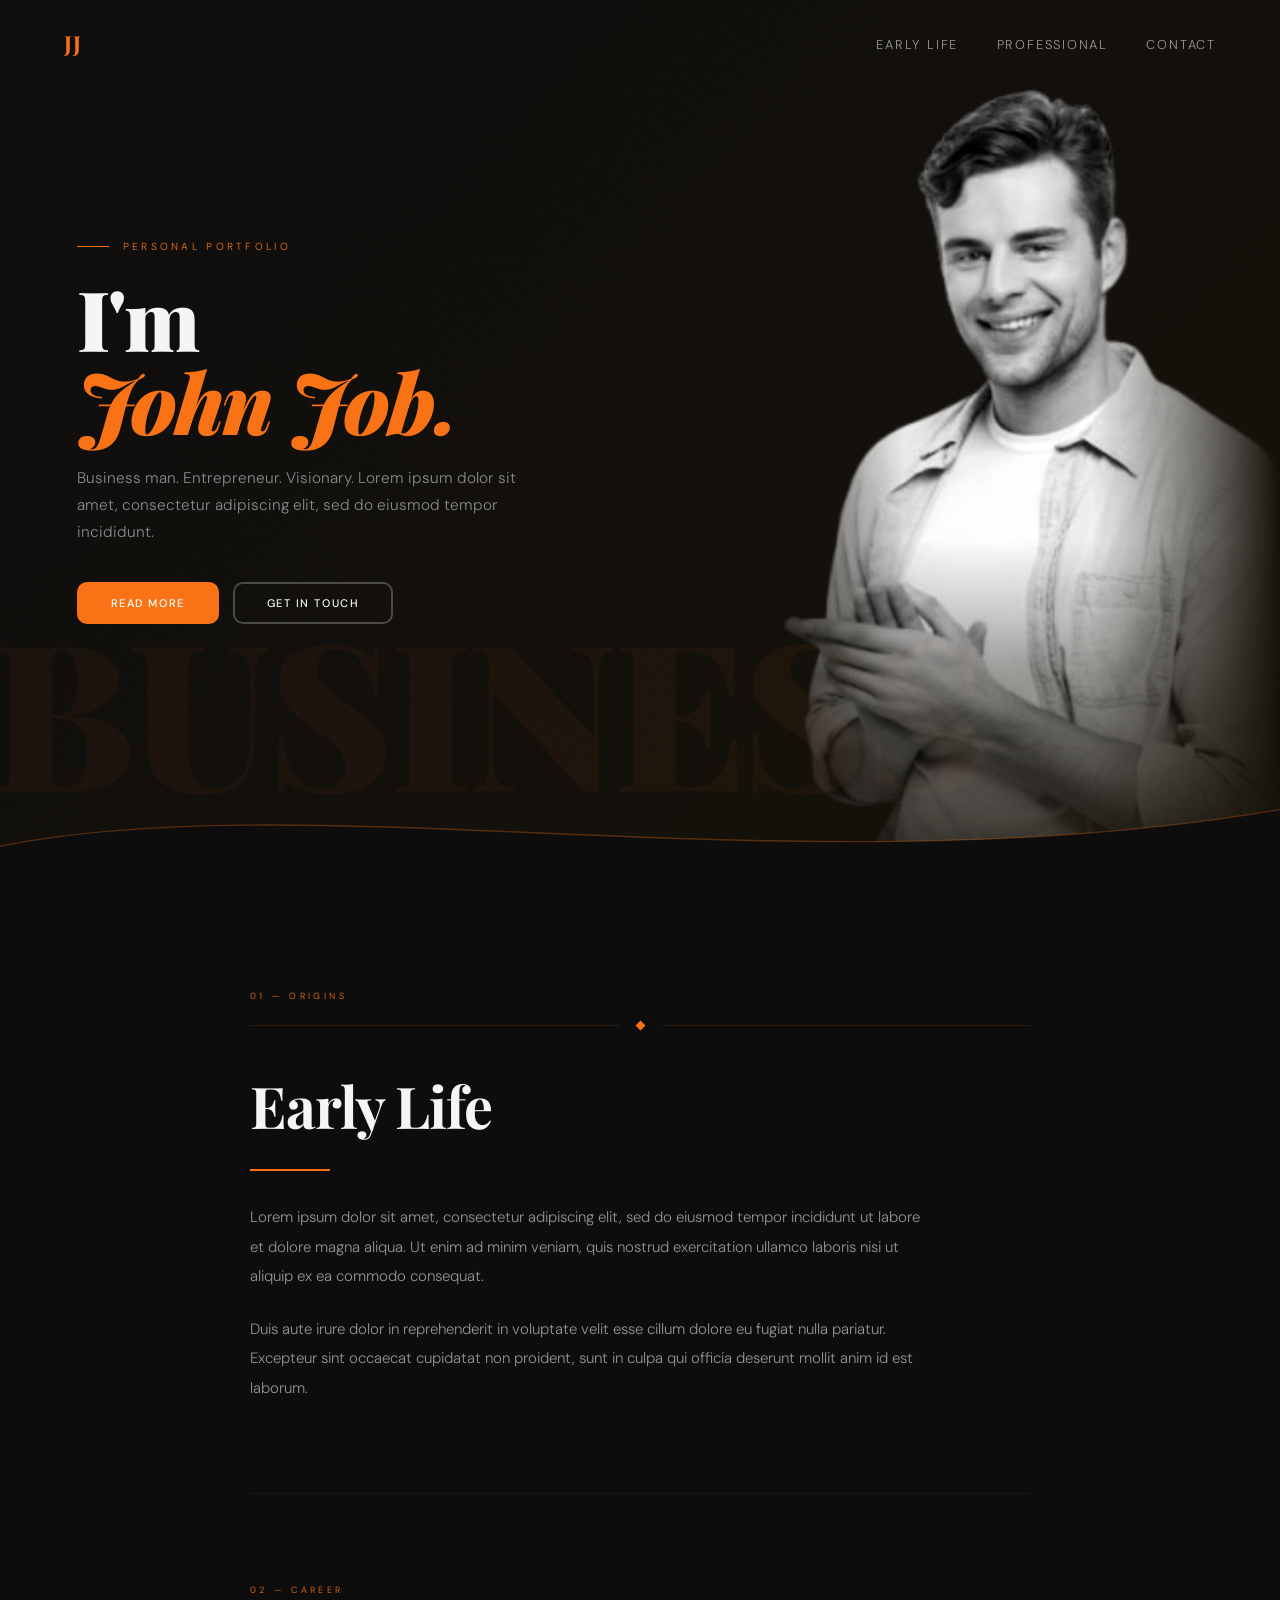
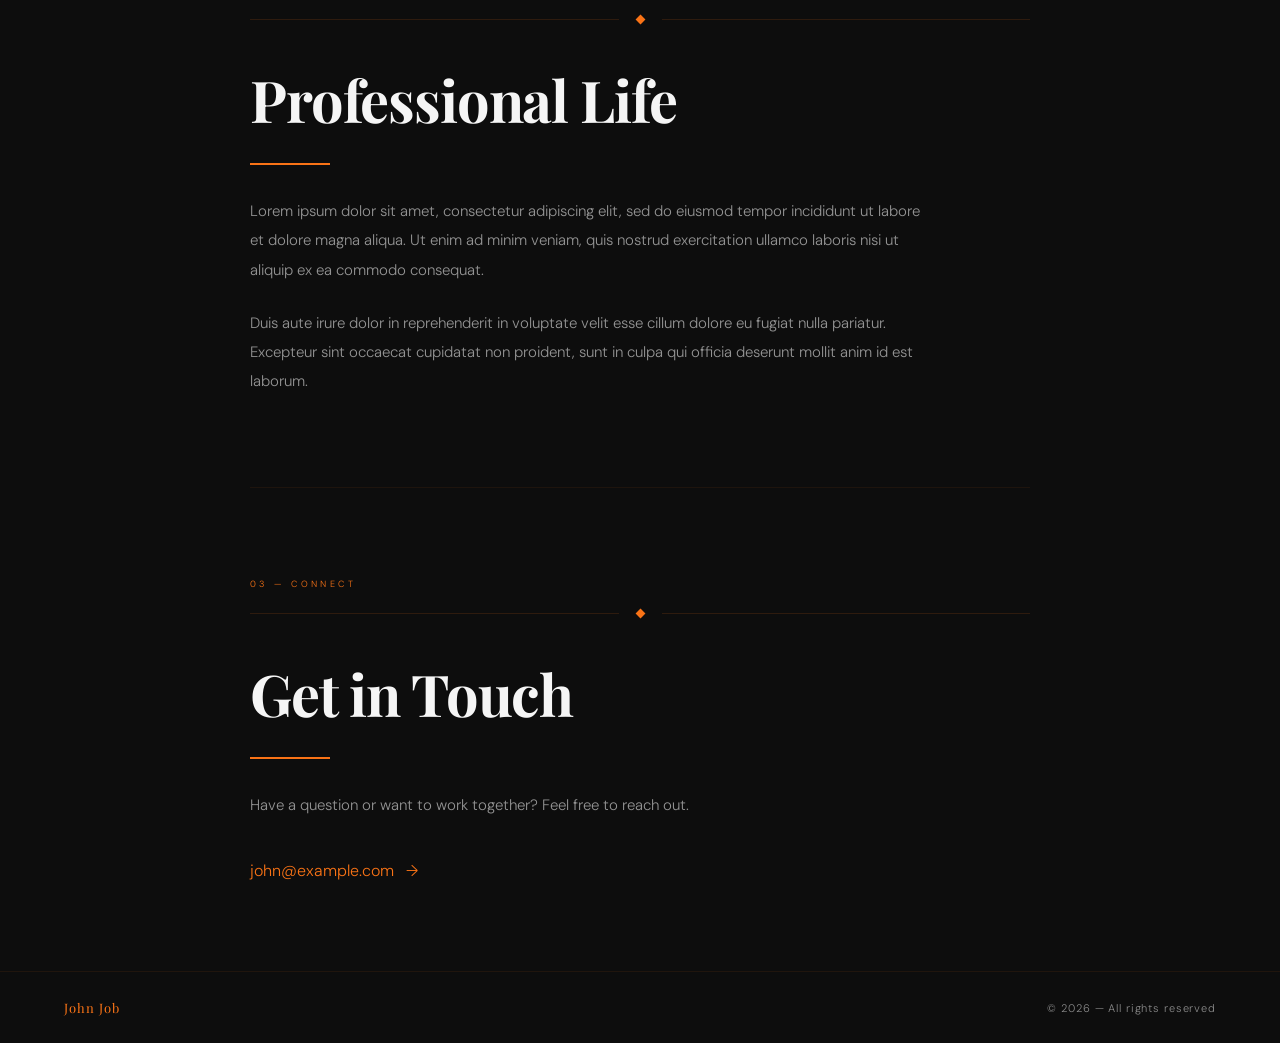
<file: index.html>
<html lang="en">
<head>
  <meta charset="UTF-8">
  <meta name="viewport" content="width=device-width, initial-scale=1.0">
  <title>John Job</title>
  <link rel="preconnect" href="https://fonts.googleapis.com">
  <link rel="preconnect" href="https://fonts.gstatic.com" crossorigin>
  <link href="https://fonts.googleapis.com/css2?family=Playfair+Display:wght@700;900&family=DM+Sans:wght@300;400;500&display=swap" rel="stylesheet">
  <link rel="stylesheet" href="style.css">
</head>
<body>
  <div id="progress-line"></div>
  <nav id="main-nav">
    <a href="#" class="nav-logo">JJ</a>
    <ul class="nav-links">
      <li><a href="#early">Early Life</a></li>
      <li><a href="#professional">Professional</a></li>
      <li><a href="#contact">Contact</a></li>
    </ul>
  </nav>

  <section class="hero" id="hero">
    <div class="hero-bg-text" id="hero-bg-text">BUSINESS</div>
 
    <div class="hero-inner">
      <div class="hero-text">
        <p class="hero-label">Personal Portfolio</p>
        <h1>I'm<br><em>John Job.</em></h1>
        <p class="hero-subtitle">
          Business man. Entrepreneur. Visionary. Lorem ipsum dolor sit amet,
          consectetur adipiscing elit, sed do eiusmod tempor incididunt.
        </p>
        <div class="hero-buttons">
          <a href="#early" class="btn btn-primary">Read More</a>
          <a href="#contact" class="btn btn-outline">Get in Touch</a>
        </div>
      </div>
 
      <div class="hero-image-wrap" id="hero-img">
        <div class="hero-image-frame">
          <img src="ph1.png" alt="John Job">
        </div>
      </div>
    </div>
 
    <div class="swoop">
      <svg viewBox="0 0 1440 140" preserveAspectRatio="none" xmlns="http://www.w3.org/2000/svg">
        <path d="M0,80 C360,10 900,130 1440,40 L1440,140 L0,140 Z" fill="#0d0d0d"/>
        <path d="M0,80 C360,10 900,130 1440,40" fill="none" stroke="rgba(249,115,22,0.3)" stroke-width="1.5"/>
      </svg>
    </div>
  </section>
 
  <div class="content-wrap">
 
    <section id="early" class="section">
      <span class="section-tag reveal">01 — Origins</span>
      <div class="section-divider reveal">
        <div class="divider-diamond"></div>
      </div>
      <h2 class="reveal from-left">Early Life</h2>
      <span class="highlight-line reveal"></span>
      <p class="reveal">
        Lorem ipsum dolor sit amet, consectetur adipiscing elit, sed do eiusmod
        tempor incididunt ut labore et dolore magna aliqua. Ut enim ad minim
        veniam, quis nostrud exercitation ullamco laboris nisi ut aliquip ex ea
        commodo consequat.
      </p>
      <p class="reveal">
        Duis aute irure dolor in reprehenderit in voluptate velit esse cillum
        dolore eu fugiat nulla pariatur. Excepteur sint occaecat cupidatat non
        proident, sunt in culpa qui officia deserunt mollit anim id est laborum.
      </p>
    </section>
 
    <section id="professional" class="section">
      <span class="section-tag reveal">02 — Career</span>
      <div class="section-divider reveal">
        <div class="divider-diamond"></div>
      </div>
      <h2 class="reveal from-right">Professional Life</h2>
      <span class="highlight-line reveal"></span>
      <p class="reveal">
        Lorem ipsum dolor sit amet, consectetur adipiscing elit, sed do eiusmod
        tempor incididunt ut labore et dolore magna aliqua. Ut enim ad minim
        veniam, quis nostrud exercitation ullamco laboris nisi ut aliquip ex ea
        commodo consequat.
      </p>
      <p class="reveal">
        Duis aute irure dolor in reprehenderit in voluptate velit esse cillum
        dolore eu fugiat nulla pariatur. Excepteur sint occaecat cupidatat non
        proident, sunt in culpa qui officia deserunt mollit anim id est laborum.
      </p>
    </section>
 
    <section id="contact" class="section">
      <span class="section-tag reveal">03 — Connect</span>
      <div class="section-divider reveal">
        <div class="divider-diamond"></div>
      </div>
      <h2 class="reveal from-left">Get in Touch</h2>
      <span class="highlight-line reveal"></span>
      <p class="reveal">Have a question or want to work together? Feel free to reach out.</p>
      <a href="mailto:john@example.com" class="contact-link reveal">john@example.com</a>
    </section>
 
  </div>
 
  <footer>
    <span class="footer-name">John Job</span>
    <span class="footer-copy">© 2026 — All rights reserved</span>
  </footer>
 
  <script>
    const progressLine = document.getElementById('progress-line');
    function updateProgress() {
      const scrolled = window.scrollY;
      const total    = document.body.scrollHeight - window.innerHeight;
      progressLine.style.width = (scrolled / total * 100) + '%';
    }
    const nav = document.getElementById('main-nav');
    function updateNav() {
      nav.classList.toggle('scrolled', window.scrollY > 60);
    }
    const heroBgText = document.getElementById('hero-bg-text');
    const heroImg    = document.getElementById('hero-img');
 
    function updateParallax() {
      const sy = window.scrollY;
      if (sy < window.innerHeight * 1.2) {
        heroBgText.style.transform = `translateY(${sy * 0.35}px)`;
        heroImg.style.transform    = `translateY(${sy * 0.12}px)`;
      }
    }

    const reveals = document.querySelectorAll('.reveal');
 
    reveals.forEach(el => {
   
      const siblings = [...el.parentElement.querySelectorAll('.reveal')];
      const idx      = siblings.indexOf(el);
      el.style.transitionDelay = (idx * 0.09) + 's';
    });
 
    const revealObserver = new IntersectionObserver(entries => {
      entries.forEach(entry => {
        if (entry.isIntersecting) {
          entry.target.classList.add('visible');
         
          if (entry.target.classList.contains('highlight-line')) {
            entry.target.style.width = '80px';
          }
          revealObserver.unobserve(entry.target);
        }
      });
    }, { threshold: 0.15, rootMargin: '0px 0px -30px 0px' });
 
    reveals.forEach(r => revealObserver.observe(r));
 

    function onScroll() {
      updateNav();
      updateProgress();
      updateParallax();
    }
 
    window.addEventListener('scroll', onScroll, { passive: true });
    onScroll(); 
  </script>
</body>
</html>
</file>
<file: style.css>
:root {
      --orange:      #f97316;
      --orange-lite: #fb923c;
      --dark:        #0d0d0d;
      --text:        #f5f5f5;
      --muted:       #8a8a8a;
      --border:      rgba(249,115,22,0.12);
    }

    *, *::before, *::after { margin:0; padding:0; box-sizing:border-box; }
    html { scroll-behavior: smooth; }
    body {
      background: var(--dark);
      color: var(--text);
      font-family: 'DM Sans', sans-serif;
      font-weight: 300;
      overflow-x: hidden;
      -webkit-font-smoothing: antialiased;
    }

    nav {
      position: fixed;
      inset: 0 0 auto;
      z-index: 200;
      display: flex;
      align-items: center;
      justify-content: space-between;
      padding: clamp(16px,2.5vw,28px) clamp(24px,5vw,80px);
      transition: background 0.4s, backdrop-filter 0.4s;
    }
    nav.scrolled {
      background: rgba(13,13,13,0.88);
      backdrop-filter: blur(14px);
      -webkit-backdrop-filter: blur(14px);
      border-bottom: 1px solid var(--border);
    }
    .nav-logo {
      font-family: 'Playfair Display', serif;
      font-size: clamp(18px,2vw,22px);
      font-weight: 700;
      color: var(--orange);
      letter-spacing: 0.04em;
      text-decoration: none;
      flex-shrink: 0;
    }
    .nav-links { display:flex; gap:clamp(20px,3vw,48px); list-style:none; }
    .nav-links a {
      color: rgba(245,245,245,0.6);
      text-decoration: none;
      font-size: clamp(11px,1vw,13px);
      letter-spacing: 0.14em;
      text-transform: uppercase;
      position: relative;
      transition: color 0.25s;
    }
    .nav-links a::after {
      content: '';
      position: absolute;
      left: 0; bottom: -3px;
      width: 0; height: 1px;
      background: var(--orange);
      transition: width 0.3s ease;
    }
    .nav-links a:hover { color: var(--orange); }
    .nav-links a:hover::after { width: 100%; }

    .hero {
      position: relative;
      min-height: 100svh;
      background: linear-gradient(135deg, #0d0d0d 0%, #13100c 55%, #161208 100%);
      display: flex;
      align-items: center;
      overflow: hidden;
    }
    .hero::after {
      content: '';
      position: absolute; inset: 0;
      background-image: url("data:image/svg+xml,%3Csvg viewBox='0 0 256 256' xmlns='http://www.w3.org/2000/svg'%3E%3Cfilter id='n'%3E%3CfeTurbulence type='fractalNoise' baseFrequency='0.9' numOctaves='4' stitchTiles='stitch'/%3E%3C/filter%3E%3Crect width='100%25' height='100%25' filter='url(%23n)' opacity='0.04'/%3E%3C/svg%3E");
      opacity: 0.35; pointer-events: none; z-index: 0;
    }

    .hero-bg-text {
      position: absolute;
      bottom: clamp(60px,10vh,120px);
      left: -0.05em;
      font-family: 'Playfair Display', serif;
      font-size: clamp(80px,16vw,240px);
      font-weight: 900;
      color: rgba(249,115,22,0.045);
      line-height: 1;
      letter-spacing: -0.02em;
      white-space: nowrap;
      pointer-events: none;
      user-select: none;
      z-index: 0;
      will-change: transform;
    }

    .hero-inner {
      position: relative; z-index: 1;
      width: 100%;
      min-height: 100svh;
      display: flex;
      align-items: center;
      padding: clamp(100px,12vh,160px) clamp(24px,6vw,100px) clamp(140px,16vh,200px);
    }

    .hero-text {
      position: relative;
      z-index: 2;
      width: min(600px, 52%);
    }

    .hero-label {
      font-size: clamp(10px,0.8vw,12px);
      letter-spacing: 0.32em;
      text-transform: uppercase;
      color: var(--orange);
      margin-bottom: clamp(20px,2.5vh,32px);
      display: flex; align-items: center; gap: 14px;
      animation: fadeUp 0.7s cubic-bezier(0.22,1,0.36,1) both 0.1s;
    }
    .hero-label::before {
      content: ''; width: 32px; height: 1px;
      background: var(--orange); flex-shrink: 0;
    }
    .hero-text h1 {
      font-family: 'Playfair Display', serif;
      font-size: clamp(48px,6.5vw,96px);
      font-weight: 900;
      line-height: 1.0;
      letter-spacing: -0.025em;
      animation: fadeUp 0.8s cubic-bezier(0.22,1,0.36,1) both 0.22s;
    }
    .hero-text h1 em { font-style: italic; color: var(--orange); }

    .hero-subtitle {
      font-size: clamp(15px,1.2vw,18px);
      color: var(--muted);
      line-height: 1.75;
      max-width: 46ch;
      margin: clamp(20px,2.5vh,32px) 0 clamp(28px,4vh,48px);
      animation: fadeUp 0.8s cubic-bezier(0.22,1,0.36,1) both 0.38s;
    }
    .hero-buttons {
      display: flex; gap: 14px; flex-wrap: wrap;
      animation: fadeUp 0.8s cubic-bezier(0.22,1,0.36,1) both 0.52s;
    }

    .btn {
      padding: clamp(12px,1.2vh,16px) clamp(26px,2.5vw,40px);
      border-radius: 10px;
      font-size: clamp(11px,0.85vw,13px);
      letter-spacing: 0.14em;
      text-transform: uppercase;
      text-decoration: none;
      font-weight: 500;
      font-family: 'DM Sans', sans-serif;
      transition: all 0.28s ease;
      display: inline-block;
      white-space: nowrap;
    }
    .btn-primary {
      background: var(--orange); color: #fff;
      border: 2px solid var(--orange);
    }
    .btn-primary:hover {
      background: var(--orange-lite); border-color: var(--orange-lite);
      transform: translateY(-2px);
      box-shadow: 0 14px 32px rgba(249,115,22,0.4);
    }
    .btn-outline {
      background: transparent; color: var(--text);
      border: 2px solid rgba(245,245,245,0.25);
    }
    .btn-outline:hover {
      border-color: var(--orange); color: var(--orange);
      transform: translateY(-2px);
    }

 
    .hero-image-wrap {
      position: absolute;
      right: 0;
      top: 0;       
      bottom: 0;
      width: 42%;
      z-index: 1;   
      animation: fadeUp 0.9s cubic-bezier(0.22,1,0.36,1) both 0.3s;
      will-change: transform;
      -webkit-mask-image: linear-gradient(to right, transparent 0%, black 30%, black 65%, transparent 100%),
                          linear-gradient(to bottom, black 60%, transparent 100%);
      -webkit-mask-composite: source-in;
      mask-image: linear-gradient(to right, transparent 0%, black 30%, black 65%, transparent 100%),
                  linear-gradient(to bottom, black 60%, transparent 100%);
      mask-composite: intersect;
    }
    .hero-image-frame {
      width: 100%;
      height: 100%;
      
      padding-top: clamp(60px, 8vh, 100px);
    }
    .hero-image-frame img {
      width: 100%; height: 100%;
      object-fit: cover; object-position: center top;
      filter: grayscale(100%) contrast(1.1);
      display: block;
    }

   
    .swoop {
      position: absolute; bottom: -1px; left: 0; right: 0;
      line-height: 0; z-index: 2;
    }
    .swoop svg { display: block; width: 100%; height: clamp(80px,10vw,140px); }

  
    #progress-line {
      position: fixed; top: 0; left: 0;
      height: 2px; width: 0%;
      background: var(--orange);
      z-index: 9000;
      transition: width 0.1s linear;
    }

 
    .content-wrap {
      width: min(900px,100%);
      margin: 0 auto;
      padding: 0 clamp(24px,5vw,60px);
    }
    .section {
      padding: clamp(72px,10vh,140px) 0;
      border-bottom: 1px solid rgba(249,115,22,0.07);
    }
    .section:last-child { border-bottom: none; }

    .reveal {
      opacity: 0;
      transform: translateY(40px);
      transition: opacity 0.7s cubic-bezier(0.22,1,0.36,1),
                  transform 0.7s cubic-bezier(0.22,1,0.36,1);
    }
    .reveal.from-left  { transform: translateX(-48px); }
    .reveal.from-right { transform: translateX(48px); }
    .reveal.visible    { opacity: 1; transform: translate(0,0); }

    .section-tag {
      display: block;
      font-size: clamp(9px,0.7vw,11px);
      letter-spacing: 0.38em;
      text-transform: uppercase;
      color: var(--orange);
      margin-bottom: 20px;
    }
    .section-divider {
      display: flex; align-items: center; gap: 18px;
      margin-bottom: clamp(36px,5vh,60px);
    }
    .section-divider::before, .section-divider::after {
      content: ''; flex: 1; height: 1px;
      background: rgba(249,115,22,0.14);
    }
    .divider-diamond {
      width: 7px; height: 7px;
      background: var(--orange);
      transform: rotate(45deg); flex-shrink: 0;
    }
    .section h2 {
      font-family: 'Playfair Display', serif;
      font-size: clamp(32px,4.5vw,58px);
      font-weight: 700;
      line-height: 1.1;
      letter-spacing: -0.02em;
      margin-bottom: clamp(24px,3vh,40px);
    }
    .section p {
      color: rgba(245,245,245,0.58);
      line-height: 1.95;
      font-size: clamp(15px,1.1vw,18px);
      margin-bottom: 24px;
      max-width: 68ch;
    }
    .section p:last-child { margin-bottom: 0; }

    .highlight-line {
      display: block; height: 2px;
      background: var(--orange);
      width: 0; margin: 32px 0;
      transition: width 1s cubic-bezier(0.22,1,0.36,1);
    }
    .highlight-line.visible { width: 80px; }

    .contact-link {
      display: inline-flex; align-items: center; gap: 12px;
      color: var(--orange); text-decoration: none;
      font-size: clamp(16px,1.2vw,20px);
      margin-top: 16px; transition: gap 0.28s;
    }
    .contact-link::after { content: '→'; }
    .contact-link:hover  { gap: 20px; }

  
    footer {
      padding: clamp(24px,3vh,44px) clamp(24px,5vw,80px);
      border-top: 1px solid rgba(249,115,22,0.08);
      display: flex; align-items: center;
      justify-content: space-between;
      gap: 12px; flex-wrap: wrap;
    }
    .footer-name {
      font-family: 'Playfair Display', serif;
      color: var(--orange);
      font-size: clamp(13px,1vw,16px);
      letter-spacing: 0.08em;
    }
    .footer-copy {
      font-size: clamp(11px,0.8vw,13px);
      color: var(--muted); letter-spacing: 0.08em;
    }


    @media (max-width: 700px) {
      nav { padding: 16px 20px; }
      .nav-links { gap: 16px; }
      .nav-links a { font-size: 10px; letter-spacing: 0.08em; }

    
      .hero {
        align-items: flex-start;
        min-height: auto;
        padding-bottom: 80px; 
      }

      .hero-inner {
        flex-direction: column;
        align-items: flex-start;
        min-height: auto;
        padding: 96px 24px 40px;
        gap: 0;
        width: 100%;
      }

      
      .hero-text {
        width: 100%;
        z-index: 2;
      }
      .hero-subtitle { max-width: 100%; }
      .hero-buttons  { flex-direction: column; align-items: stretch; }
      .btn           { text-align: center; width: 100%; }

    
      .hero-image-wrap {
        position: relative;
        right: auto; top: auto; bottom: auto;
        width: 100%;
        height: auto;
        margin-top: 32px;
    
        -webkit-mask-image: linear-gradient(to bottom, black 55%, transparent 98%);
        mask-image: linear-gradient(to bottom, black 55%, transparent 98%);
        -webkit-mask-composite: source-over;
        mask-composite: add;
        display: flex;
        justify-content: center;
      }
      .hero-image-frame {
        width: 70%;
        max-width: 280px;
        height: 52vw;
        max-height: 360px;
        padding-top: 0; 
      }
      .hero-image-frame img {
        object-position: center 5%;
      }

      .hero-bg-text { font-size: 24vw; bottom: 30px; }
      .swoop svg    { height: 50px; }
      .content-wrap { padding: 0 20px; }
      footer        { justify-content: center; text-align: center; }
      .reveal.from-left,
      .reveal.from-right { transform: translateY(40px); }
    }

 
    @media (min-width: 701px) and (max-width: 1100px) {
      .hero-text       { width: min(520px, 55%); }
      .hero-image-wrap { width: 46%; }
      .hero-text h1    { font-size: clamp(40px,5.5vw,68px); }
    }

 
    @media (min-width: 1600px) {
      .hero-text       { width: min(700px, 50%); }
      .hero-image-wrap { width: 40%; }
    }

  
    @keyframes fadeUp {
      from { opacity: 0; transform: translateY(32px); }
      to   { opacity: 1; transform: translateY(0); }
    }
</file>
